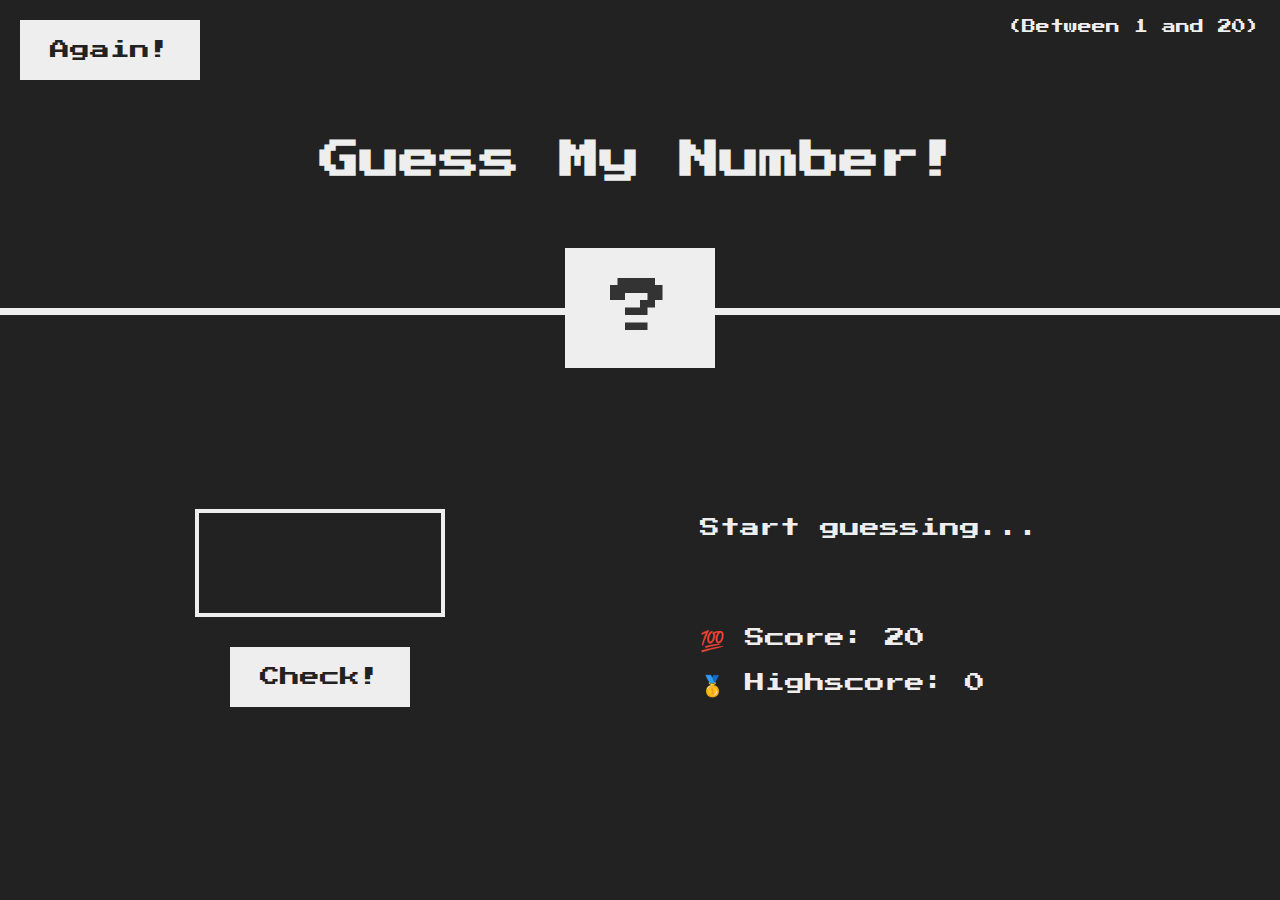
<file: index.html>
<!DOCTYPE html>
<html lang="en">
  <head>
    <meta charset="UTF-8" />
    <meta name="viewport" content="width=device-width, initial-scale=1.0" />
    <meta http-equiv="X-UA-Compatible" content="ie=edge" />
    <link rel="stylesheet" href="style.css" />
    <title>Guess My Number!</title>
  </head>
  <body>
    <header>
      <h1>Guess My Number!</h1>
      <p class="between">(Between 1 and 20)</p>
      <button class="btn again">Again!</button>
      <div class="number">?</div>
    </header>
    <main>
      <section class="left">
        <input type="number" class="guess" />
        <button class="btn check">Check!</button>
      </section>
      <section class="right">
        <p class="message">Start guessing...</p>
        <p class="label-score">💯 Score: <span class="score">20</span></p>
        <p class="label-highscore">
          🥇 Highscore: <span class="highscore">0</span>
        </p>
      </section>
    </main>
    <script src="script.js"></script>
  </body>
</html>
</file>
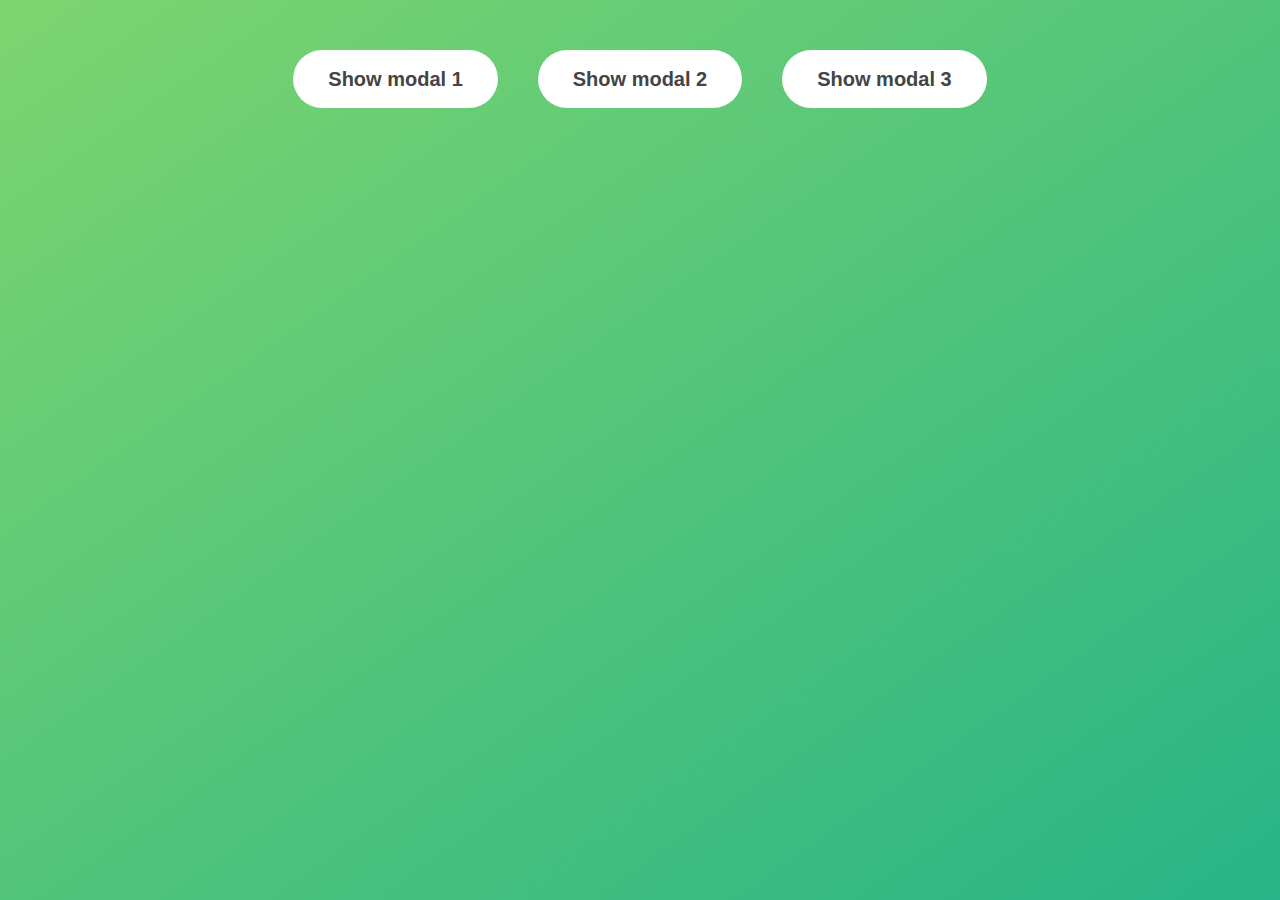
<file: 3, Modal Page created/index.html>
<!DOCTYPE html>
<html lang="en">
  <head>
    <meta charset="UTF-8" />
    <meta name="viewport" content="width=device-width, initial-scale=1.0" />
    <meta http-equiv="X-UA-Compatible" content="ie=edge" />
    <link rel="stylesheet" href="style.css" />
    <title>Modal window</title>
  </head>
  <body>
    <button class="show-modal">Show modal 1</button>
    <button class="show-modal">Show modal 2</button>
    <button class="show-modal">Show modal 3</button>

    <div class="modal hidden">
      <button class="close-modal">&times;</button>
      <h1>I'm a modal window 😍</h1>
      <p>
        Lorem ipsum dolor sit amet, consectetur adipisicing elit, sed do eiusmod
        tempor incididunt ut labore et dolore magna aliqua. Ut enim ad minim
        veniam, quis nostrud exercitation ullamco laboris nisi ut aliquip ex ea
        commodo consequat. Duis aute irure dolor in reprehenderit in voluptate
        velit esse cillum dolore eu fugiat nulla pariatur. Excepteur sint
        occaecat cupidatat non proident, sunt in culpa qui officia deserunt
        mollit anim id est laborum.
      </p>
    </div>
    <div class="overlay hidden"></div>

    <script src="script.js"></script>
  </body>
</html>
</file>
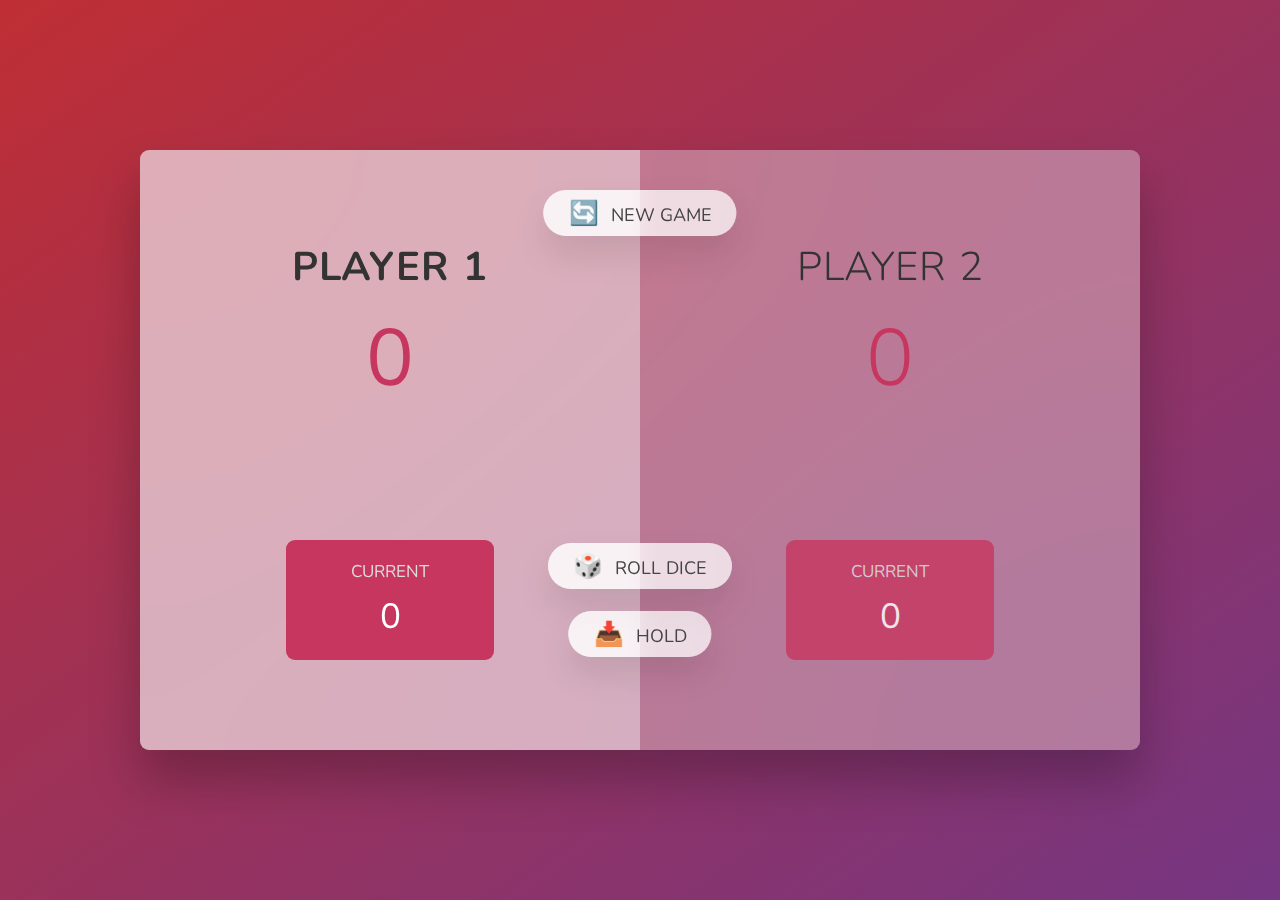
<file: 4. Pig Game/index.html>
<!DOCTYPE html>
<html lang="en">
  <head>
    <meta charset="UTF-8" />
    <meta name="viewport" content="width=device-width, initial-scale=1.0" />
    <meta http-equiv="X-UA-Compatible" content="ie=edge" />
    <link rel="stylesheet" href="style.css" />
    <title>Pig Game</title>
  </head>
  <body>
    <main>
      <section class="player player--0 player--active">
        <h2 class="name" id="name--0">Player 1</h2>
        <p class="score" id="score--0">43</p>
        <div class="current">
          <p class="current-label">Current</p>
          <p class="current-score" id="current--0">0</p>
        </div>
      </section>
      <section class="player player--1">
        <h2 class="name" id="name--1">Player 2</h2>
        <p class="score" id="score--1">24</p>
        <div class="current">
          <p class="current-label">Current</p>
          <p class="current-score" id="current--1">0</p>
        </div>
      </section>

      <img src="dice-5.png" alt="Playing dice" class="dice" />
      <button class="btn btn--new">🔄 New game</button>
      <button class="btn btn--roll">🎲 Roll dice</button>
      <button class="btn btn--hold">📥 Hold</button>
    </main>
    <script type="module" src="script.js"></script>
  </body>
</html>
</file>
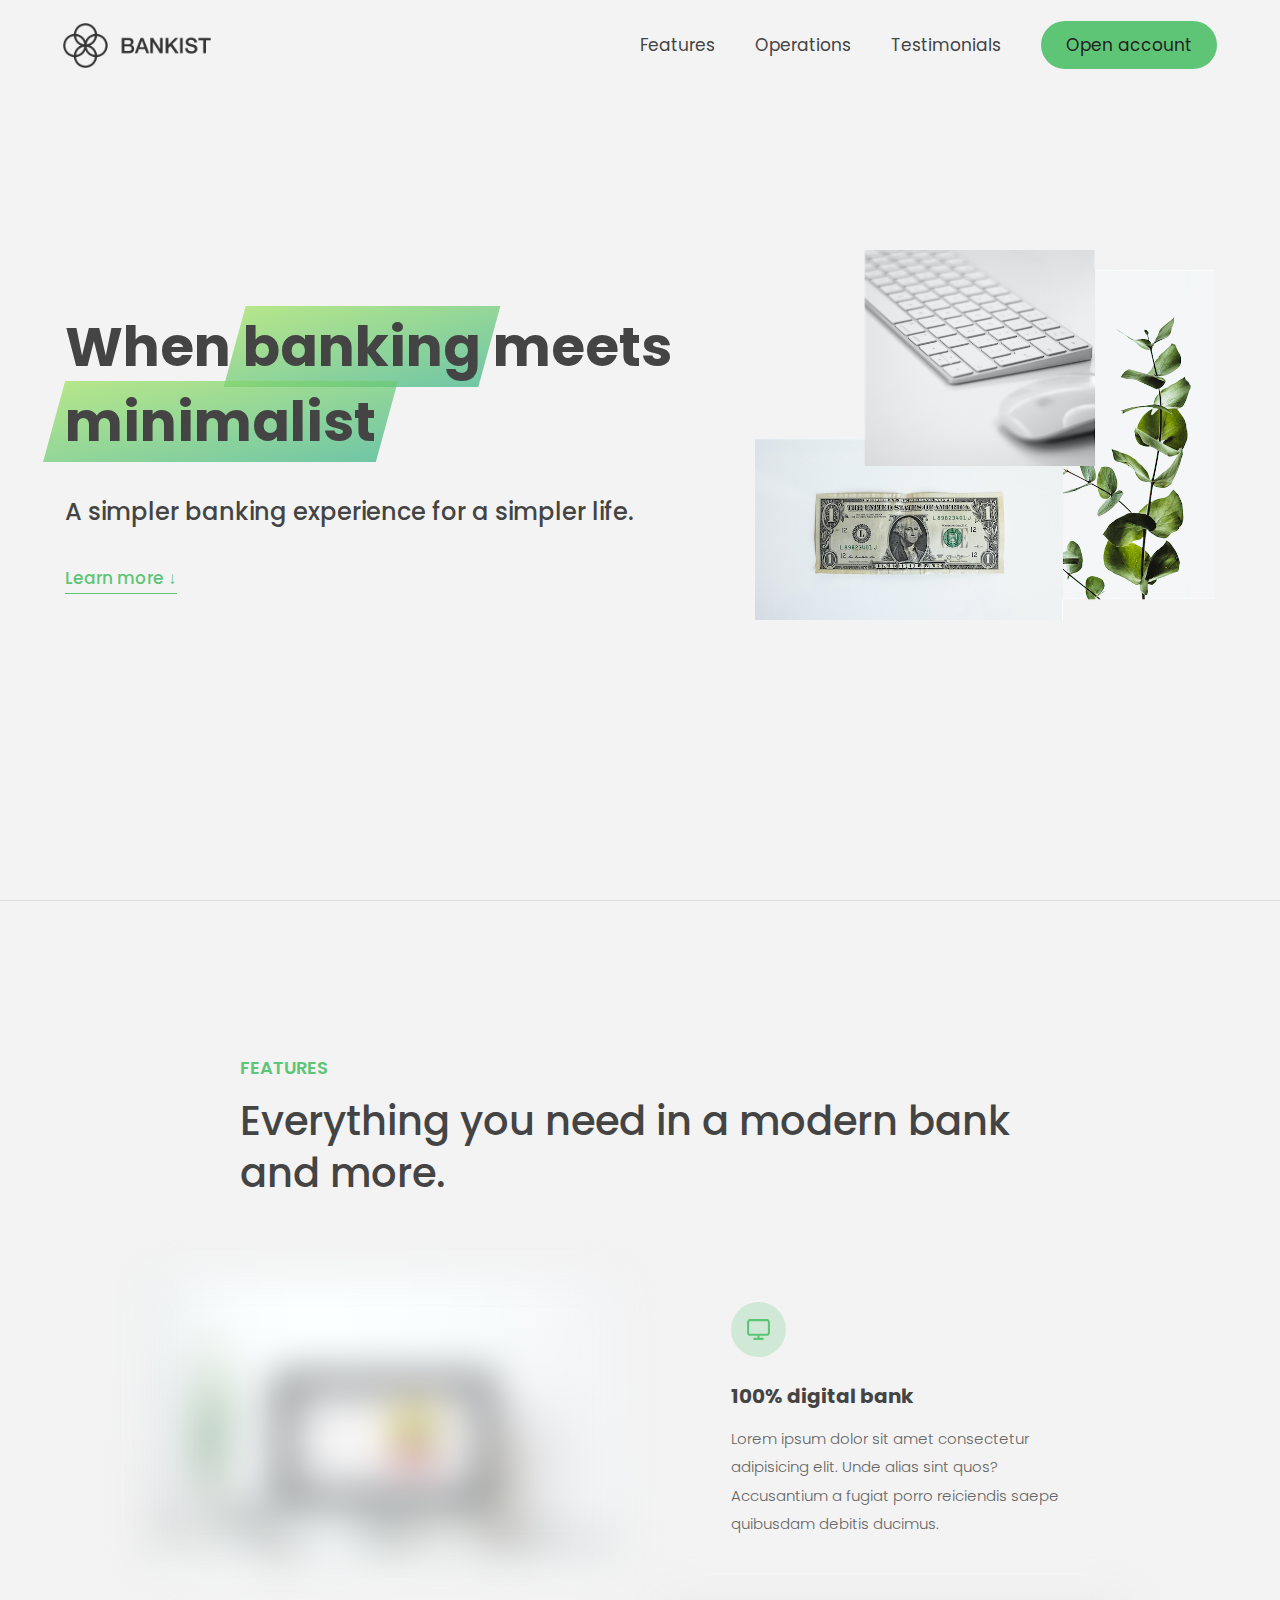
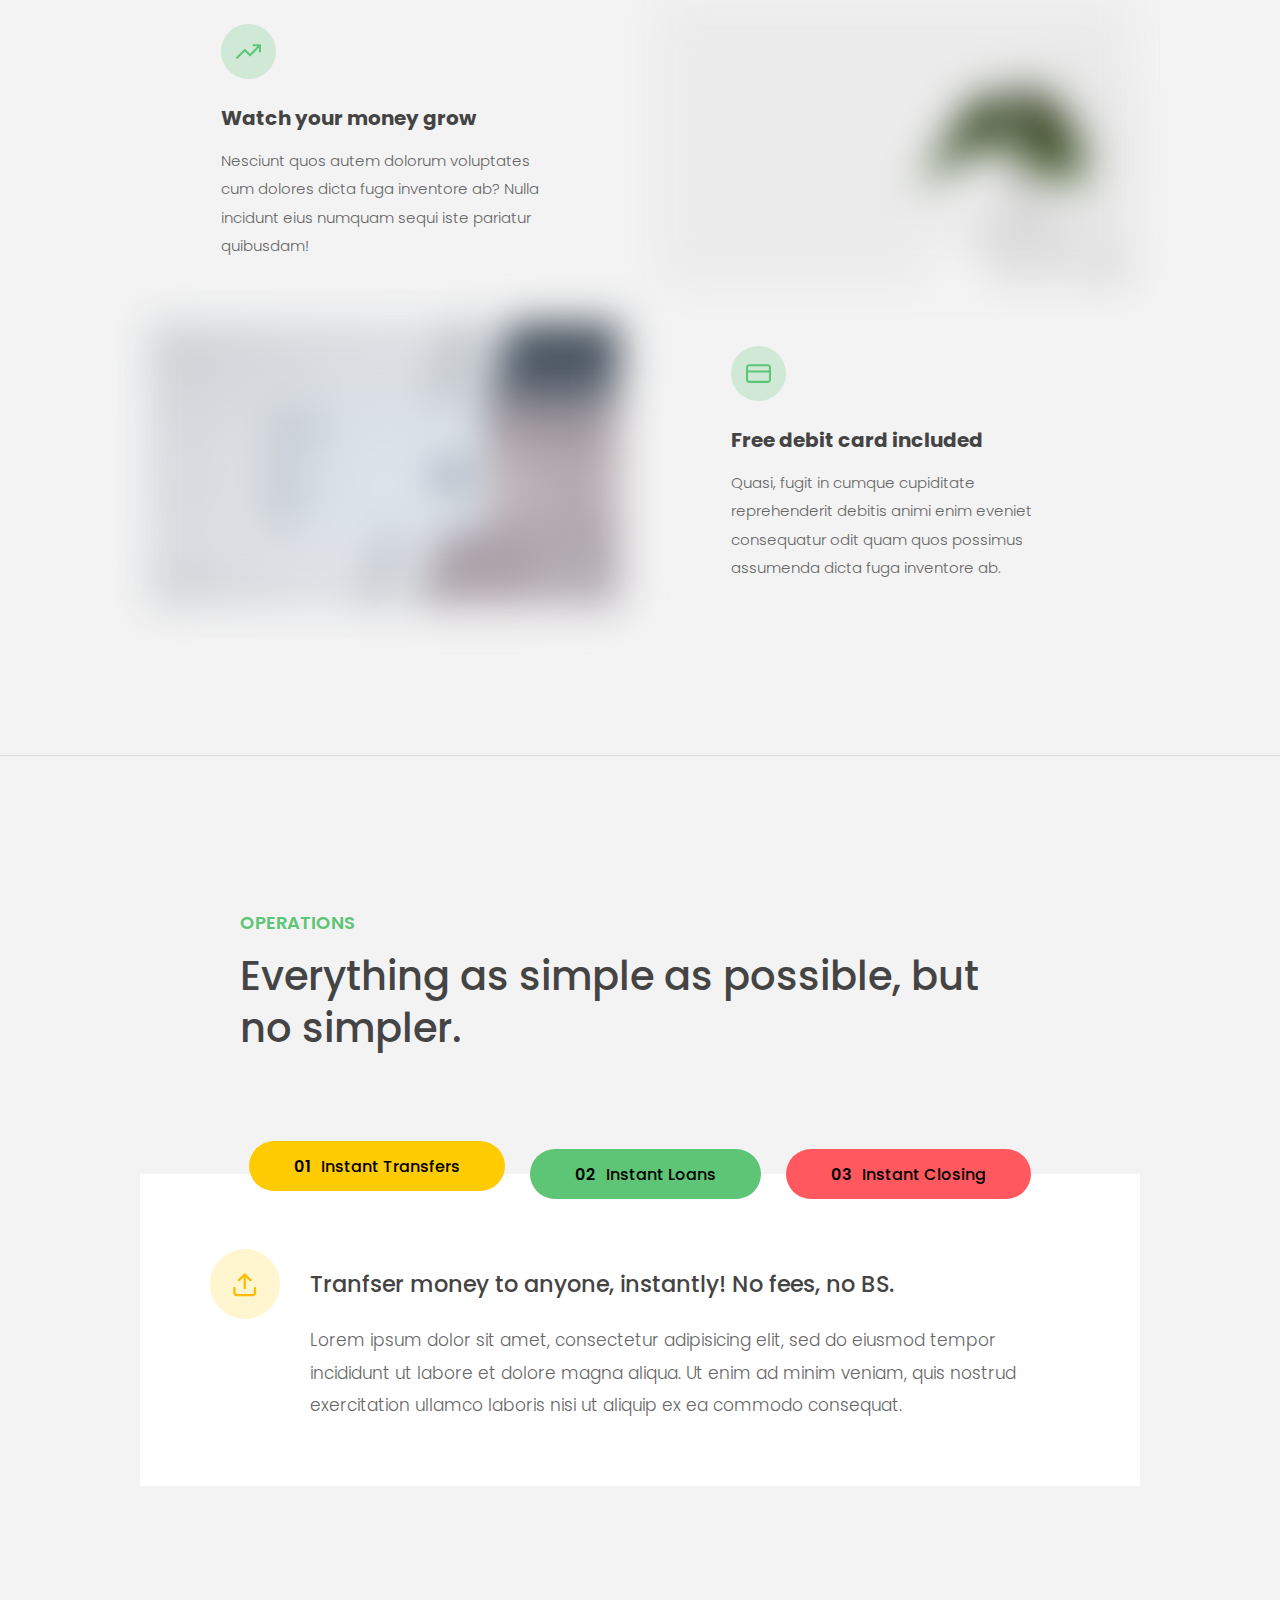
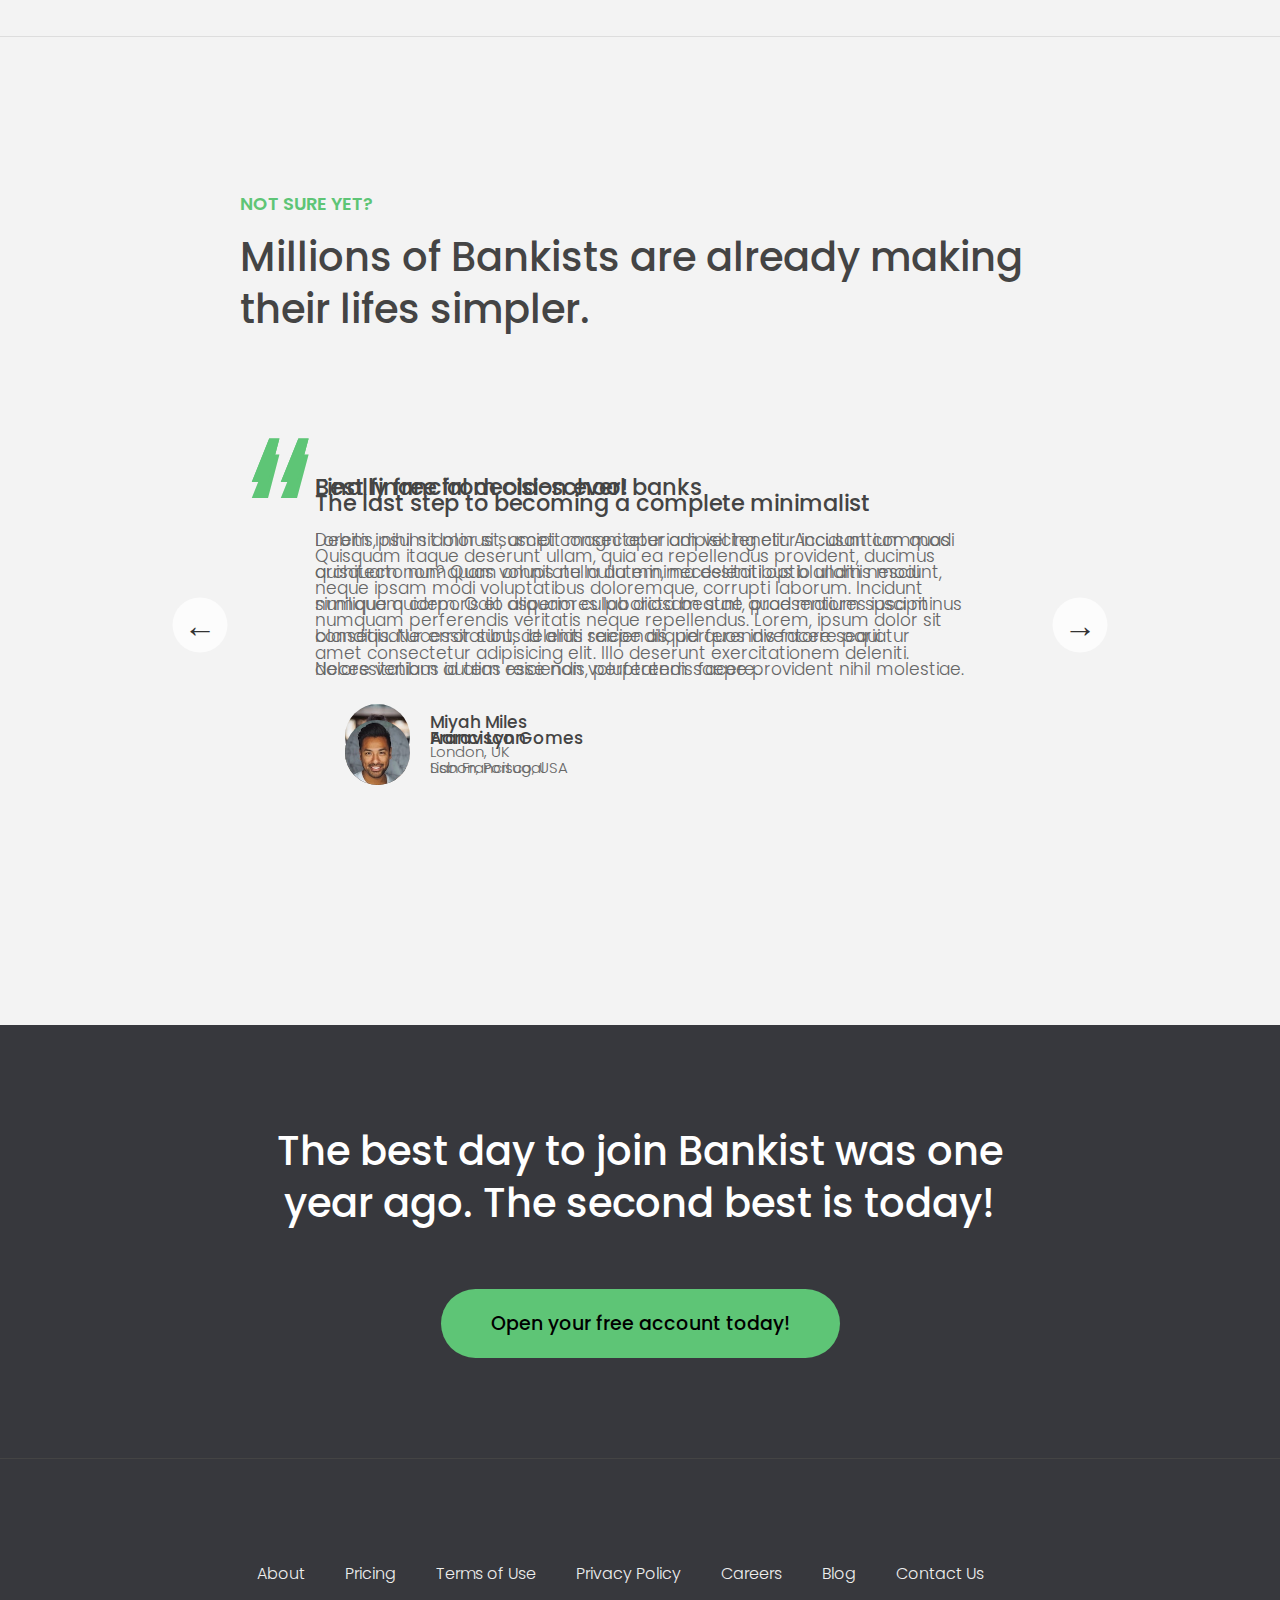
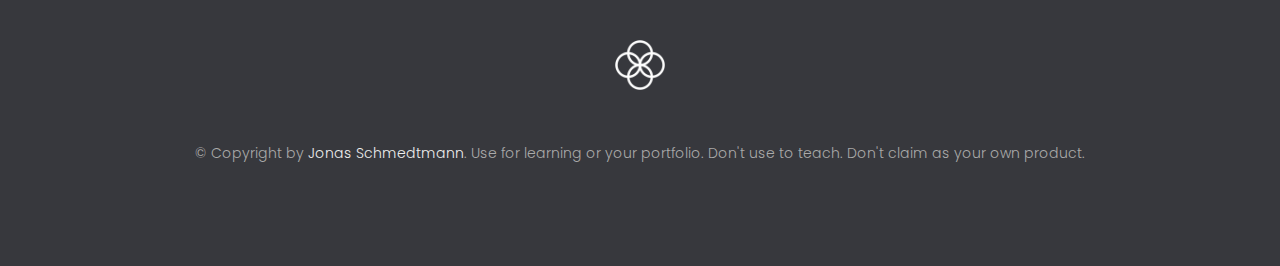
<file: 5. More-advanced-DOM/index.html>
<!DOCTYPE html>
<html lang="en">
  <head>
    <meta charset="UTF-8" />
    <meta name="viewport" content="width=device-width, initial-scale=1.0" />
    <meta http-equiv="X-UA-Compatible" content="ie=edge" />
    <link rel="shortcut icon" type="image/png" href="img/icon.png" />

    <link
      href="https://fonts.googleapis.com/css?family=Poppins:300,400,500,600&display=swap"
      rel="stylesheet"
    />
    <link rel="stylesheet" href="style.css" />
    <title>Bankist | When Banking meets Minimalist</title>
    <script defer src="Tutorial.js"></script>
    
  </head>
  <body>
    <header class="header">
      <nav class="nav">
        <img
          src="img/logo.png"
          alt="Bankist logo"
          class="nav__logo"
          id="logo"
          designer="mahyar"
          data-custom-value="3.0"
        />
        <ul class="nav__links">
          <li class="nav__item">
            <a class="nav__link" href="#section--1">Features</a>
          </li>
          <li class="nav__item">
            <a class="nav__link" href="#section--2">Operations</a>
          </li>
          <li class="nav__item">
            <a class="nav__link" href="#section--3">Testimonials</a>
          </li>
          <li class="nav__item">
            <a class="nav__link nav__link--btn btn--show-modal" href="#"
              >Open account</a
            >
          </li>
        </ul>
      </nav>

      <div class="header__title">
        <h1>
          When
          <!-- Green highlight effect -->
          <span class="highlight">banking</span>
          meets<br />
          <span class="highlight">minimalist</span>
        </h1>
        <h4>A simpler banking experience for a simpler life.</h4>
        <button class="btn--text btn--scroll-to">Learn more &DownArrow;</button>
        <img
          src="img/hero.png"
          class="header__img"
          alt="Minimalist bank items"
        />
      </div>
    </header>

    <section class="section" id="section--1">
      <div class="section__title">
        <h2 class="section__description">Features</h2>
        <h3 class="section__header">
          Everything you need in a modern bank and more.
        </h3>
      </div>

      <div class="features">
        <img
          src="img/digital-lazy.jpg"
          data-src="img/digital.jpg"
          alt="Computer"
          class="features__img lazy-img"
        />
        <div class="features__feature">
          <div class="features__icon">
            <svg>
              <use xlink:href="img/icons.svg#icon-monitor"></use>
            </svg>
          </div>
          <h5 class="features__header">100% digital bank</h5>
          <p>
            Lorem ipsum dolor sit amet consectetur adipisicing elit. Unde alias
            sint quos? Accusantium a fugiat porro reiciendis saepe quibusdam
            debitis ducimus.
          </p>
        </div>

        <div class="features__feature">
          <div class="features__icon">
            <svg>
              <use xlink:href="img/icons.svg#icon-trending-up"></use>
            </svg>
          </div>
          <h5 class="features__header">Watch your money grow</h5>
          <p>
            Nesciunt quos autem dolorum voluptates cum dolores dicta fuga
            inventore ab? Nulla incidunt eius numquam sequi iste pariatur
            quibusdam!
          </p>
        </div>
        <img
          src="img/grow-lazy.jpg"
          data-src="img/grow.jpg"
          alt="Plant"
          class="features__img lazy-img"
        />

        <img
          src="img/card-lazy.jpg"
          data-src="img/card.jpg"
          alt="Credit card"
          class="features__img lazy-img"
        />
        <div class="features__feature">
          <div class="features__icon">
            <svg>
              <use xlink:href="img/icons.svg#icon-credit-card"></use>
            </svg>
          </div>
          <h5 class="features__header">Free debit card included</h5>
          <p>
            Quasi, fugit in cumque cupiditate reprehenderit debitis animi enim
            eveniet consequatur odit quam quos possimus assumenda dicta fuga
            inventore ab.
          </p>
        </div>
      </div>
    </section>

    <section class="section" id="section--2">
      <div class="section__title">
        <h2 class="section__description">Operations</h2>
        <h3 class="section__header">
          Everything as simple as possible, but no simpler.
        </h3>
      </div>

      <div class="operations">
        <div class="operations__tab-container">
          <button
            class="btn operations__tab operations__tab--1 operations__tab--active"
            data-tab="1"
          >
            <span>01</span>Instant Transfers
          </button>
          <button class="btn operations__tab operations__tab--2" data-tab="2">
            <span>02</span>Instant Loans
          </button>
          <button class="btn operations__tab operations__tab--3" data-tab="3">
            <span>03</span>Instant Closing
          </button>
        </div>
        <div
          class="operations__content operations__content--1 operations__content--active"
        >
          <div class="operations__icon operations__icon--1">
            <svg>
              <use xlink:href="img/icons.svg#icon-upload"></use>
            </svg>
          </div>
          <h5 class="operations__header">
            Tranfser money to anyone, instantly! No fees, no BS.
          </h5>
          <p>
            Lorem ipsum dolor sit amet, consectetur adipisicing elit, sed do
            eiusmod tempor incididunt ut labore et dolore magna aliqua. Ut enim
            ad minim veniam, quis nostrud exercitation ullamco laboris nisi ut
            aliquip ex ea commodo consequat.
          </p>
        </div>

        <div class="operations__content operations__content--2">
          <div class="operations__icon operations__icon--2">
            <svg>
              <use xlink:href="img/icons.svg#icon-home"></use>
            </svg>
          </div>
          <h5 class="operations__header">
            Buy a home or make your dreams come true, with instant loans.
          </h5>
          <p>
            Duis aute irure dolor in reprehenderit in voluptate velit esse
            cillum dolore eu fugiat nulla pariatur. Excepteur sint occaecat
            cupidatat non proident, sunt in culpa qui officia deserunt mollit
            anim id est laborum.
          </p>
        </div>
        <div class="operations__content operations__content--3">
          <div class="operations__icon operations__icon--3">
            <svg>
              <use xlink:href="img/icons.svg#icon-user-x"></use>
            </svg>
          </div>
          <h5 class="operations__header">
            No longer need your account? No problem! Close it instantly.
          </h5>
          <p>
            Excepteur sint occaecat cupidatat non proident, sunt in culpa qui
            officia deserunt mollit anim id est laborum. Ut enim ad minim
            veniam, quis nostrud exercitation ullamco laboris nisi ut aliquip ex
            ea commodo consequat.
          </p>
        </div>
      </div>
    </section>

    <section class="section" id="section--3">
      <div class="section__title section__title--testimonials">
        <h2 class="section__description">Not sure yet?</h2>
        <h3 class="section__header">
          Millions of Bankists are already making their lifes simpler.
        </h3>
      </div>

      <div class="slider">
        <div class="slide slide--1">
          <div class="testimonial">
            <h5 class="testimonial__header">Best financial decision ever!</h5>
            <blockquote class="testimonial__text">
              Lorem ipsum dolor sit, amet consectetur adipisicing elit.
              Accusantium quas quisquam non? Quas voluptate nulla minima
              deleniti optio ullam nesciunt, numquam corporis et asperiores
              laboriosam sunt, praesentium suscipit blanditiis. Necessitatibus
              id alias reiciendis, perferendis facere pariatur dolore veniam
              autem esse non voluptatem saepe provident nihil molestiae.
            </blockquote>
            <address class="testimonial__author">
              <img src="img/user-1.jpg" alt="" class="testimonial__photo" />
              <h6 class="testimonial__name">Aarav Lynn</h6>
              <p class="testimonial__location">San Francisco, USA</p>
            </address>
          </div>
        </div>

        <div class="slide slide--2">
          <div class="testimonial">
            <h5 class="testimonial__header">
              The last step to becoming a complete minimalist
            </h5>
            <blockquote class="testimonial__text">
              Quisquam itaque deserunt ullam, quia ea repellendus provident,
              ducimus neque ipsam modi voluptatibus doloremque, corrupti
              laborum. Incidunt numquam perferendis veritatis neque repellendus.
              Lorem, ipsum dolor sit amet consectetur adipisicing elit. Illo
              deserunt exercitationem deleniti.
            </blockquote>
            <address class="testimonial__author">
              <img src="img/user-2.jpg" alt="" class="testimonial__photo" />
              <h6 class="testimonial__name">Miyah Miles</h6>
              <p class="testimonial__location">London, UK</p>
            </address>
          </div>
        </div>

        <div class="slide slide--3">
          <div class="testimonial">
            <h5 class="testimonial__header">
              Finally free from old-school banks
            </h5>
            <blockquote class="testimonial__text">
              Debitis, nihil sit minus suscipit magni aperiam vel tenetur
              incidunt commodi architecto numquam omnis nulla autem,
              necessitatibus blanditiis modi similique quidem. Odio aliquam
              culpa dicta beatae quod maiores ipsa minus consequatur error sunt,
              deleniti saepe aliquid quos inventore sequi. Necessitatibus id
              alias reiciendis, perferendis facere.
            </blockquote>
            <address class="testimonial__author">
              <img src="img/user-3.jpg" alt="" class="testimonial__photo" />
              <h6 class="testimonial__name">Francisco Gomes</h6>
              <p class="testimonial__location">Lisbon, Portugal</p>
            </address>
          </div>
        </div>

        <!-- <div class="slide"><img src="img/img-1.jpg" alt="Photo 1" /></div>
        <div class="slide"><img src="img/img-2.jpg" alt="Photo 2" /></div>
        <div class="slide"><img src="img/img-3.jpg" alt="Photo 3" /></div>
        <div class="slide"><img src="img/img-4.jpg" alt="Photo 4" /></div> -->
        <button class="slider__btn slider__btn--left">&larr;</button>
        <button class="slider__btn slider__btn--right">&rarr;</button>
        <div class="dots"></div>
      </div>
    </section>

    <section class="section section--sign-up">
      <div class="section__title">
        <h3 class="section__header">
          The best day to join Bankist was one year ago. The second best is
          today!
        </h3>
      </div>
      <button class="btn btn--show-modal">Open your free account today!</button>
    </section>

    <footer class="footer">
      <ul class="footer__nav">
        <li class="footer__item">
          <a class="footer__link" href="#">About</a>
        </li>
        <li class="footer__item">
          <a class="footer__link" href="#">Pricing</a>
        </li>
        <li class="footer__item">
          <a class="footer__link" href="#">Terms of Use</a>
        </li>
        <li class="footer__item">
          <a class="footer__link" href="#">Privacy Policy</a>
        </li>
        <li class="footer__item">
          <a class="footer__link" href="#">Careers</a>
        </li>
        <li class="footer__item">
          <a class="footer__link" href="#">Blog</a>
        </li>
        <li class="footer__item">
          <a class="footer__link" href="#">Contact Us</a>
        </li>
      </ul>
      <img src="img/icon.png" alt="Logo" class="footer__logo" />
      <p class="footer__copyright">
        &copy; Copyright by
        <a
          class="footer__link twitter-link"
          target="_blank"
          href="https://twitter.com/jonasschmedtman"
          >Jonas Schmedtmann</a
        >. Use for learning or your portfolio. Don't use to teach. Don't claim
        as your own product.
      </p>
    </footer>

    <div class="modal hidden">
      <button class="btn--close-modal">&times;</button>
      <h2 class="modal__header">
        Open your bank account <br />
        in just <span class="highlight">5 minutes</span>
      </h2>
      <form class="modal__form">
        <label>First Name</label>
        <input type="text" />
        <label>Last Name</label>
        <input type="text" />
        <label>Email Address</label>
        <input type="email" />
        <button class="btn">Next step &rarr;</button>
      </form>
    </div>
    <div class="overlay hidden"></div>

    <!-- <script src="Tutorial.js"></script> -->
  </body>
</html>
</file>
<file: style.css>
@import url('https://fonts.googleapis.com/css?family=Press+Start+2P&display=swap');

* {
  margin: 0;
  padding: 0;
  box-sizing: inherit;
}

html {
  font-size: 62.5%;
  box-sizing: border-box;
}

body {
  font-family: 'Press Start 2P', sans-serif;
  color: #eee;
  background-color: #222;
  /* background-color: #60b347; */
}

/* LAYOUT */
header {
  position: relative;
  height: 35vh;
  border-bottom: 7px solid #eee;
}

main {
  height: 65vh;
  color: #eee;
  display: flex;
  align-items: center;
  justify-content: space-around;
}

.left {
  width: 52rem;
  display: flex;
  flex-direction: column;
  align-items: center;
}

.right {
  width: 52rem;
  font-size: 2rem;
}

/* ELEMENTS STYLE */
h1 {
  font-size: 4rem;
  text-align: center;
  position: absolute;
  width: 100%;
  top: 52%;
  left: 50%;
  transform: translate(-50%, -50%);
}

.number {
  background: #eee;
  color: #333;
  font-size: 6rem;
  width: 15rem;
  padding: 3rem 0rem;
  text-align: center;
  position: absolute;
  bottom: 0;
  left: 50%;
  transform: translate(-50%, 50%);
}

.between {
  font-size: 1.4rem;
  position: absolute;
  top: 2rem;
  right: 2rem;
}

.again {
  position: absolute;
  top: 2rem;
  left: 2rem;
}

.guess {
  background: none;
  border: 4px solid #eee;
  font-family: inherit;
  color: inherit;
  font-size: 5rem;
  padding: 2.5rem;
  width: 25rem;
  text-align: center;
  display: block;
  margin-bottom: 3rem;
}

.btn {
  border: none;
  background-color: #eee;
  color: #222;
  font-size: 2rem;
  font-family: inherit;
  padding: 2rem 3rem;
  cursor: pointer;
}

.btn:hover {
  background-color: #ccc;
}

.message {
  margin-bottom: 8rem;
  height: 3rem;
}

.label-score {
  margin-bottom: 2rem;
}
</file>
<file: 3, Modal Page created/style.css>
* {
  margin: 0;
  padding: 0;
  box-sizing: inherit;
}

html {
  font-size: 62.5%;
  box-sizing: border-box;
}

body {
  font-family: sans-serif;
  color: #333;
  line-height: 1.5;
  height: 100vh;
  position: relative;
  display: flex;
  align-items: flex-start;
  justify-content: center;
  background: linear-gradient(to top left, #28b487, #7dd56f);
}

.show-modal {
  font-size: 2rem;
  font-weight: 600;
  padding: 1.75rem 3.5rem;
  margin: 5rem 2rem;
  border: none;
  background-color: #fff;
  color: #444;
  border-radius: 10rem;
  cursor: pointer;
}

.close-modal {
  position: absolute;
  top: 1.2rem;
  right: 2rem;
  font-size: 5rem;
  color: #333;
  cursor: pointer;
  border: none;
  background: none;
}

h1 {
  font-size: 2.5rem;
  margin-bottom: 2rem;
}

p {
  font-size: 1.8rem;
}

/* -------------------------- */
/* CLASSES TO MAKE MODAL WORK */
.hidden {
  display: none;
}

.modal {
  position: absolute;
  top: 50%;
  left: 50%;
  transform: translate(-50%, -50%);
  width: 70%;

  background-color: white;
  padding: 6rem;
  border-radius: 5px;
  box-shadow: 0 3rem 5rem rgba(0, 0, 0, 0.3);
  z-index: 10;
}

.overlay {
  position: absolute;
  top: 0;
  left: 0;
  width: 100%;
  height: 100%;
  background-color: rgba(0, 0, 0, 0.6);
  backdrop-filter: blur(3px);
  z-index: 5;
}
</file>
<file: 4. Pig Game/style.css>
@import url('https://fonts.googleapis.com/css2?family=Nunito&display=swap');

* {
  margin: 0;
  padding: 0;
  box-sizing: inherit;
}

html {
  font-size: 62.5%;
  box-sizing: border-box;
}

body {
  font-family: 'Nunito', sans-serif;
  font-weight: 400;
  height: 100vh;
  color: #333;
  background-image: linear-gradient(to top left, #753682 0%, #bf2e34 100%);
  display: flex;
  align-items: center;
  justify-content: center;
}

/* LAYOUT */
main {
  position: relative;
  width: 100rem;
  height: 60rem;
  background-color: rgba(255, 255, 255, 0.35);
  backdrop-filter: blur(200px);
  filter: blur();
  box-shadow: 0 3rem 5rem rgba(0, 0, 0, 0.25);
  border-radius: 9px;
  overflow: hidden;
  display: flex;
}

.player {
  flex: 50%;
  padding: 9rem;
  display: flex;
  flex-direction: column;
  align-items: center;
  transition: all 0.75s;
}

/* ELEMENTS */
.name {
  position: relative;
  font-size: 4rem;
  text-transform: uppercase;
  letter-spacing: 1px;
  word-spacing: 2px;
  font-weight: 300;
  margin-bottom: 1rem;
}

.score {
  font-size: 8rem;
  font-weight: 300;
  color: #c7365f;
  margin-bottom: auto;
}

.player--active {
  background-color: rgba(255, 255, 255, 0.4);
}
.player--active .name {
  font-weight: 700;
}
.player--active .score {
  font-weight: 400;
}

.player--active .current {
  opacity: 1;
}

.current {
  background-color: #c7365f;
  opacity: 0.8;
  border-radius: 9px;
  color: #fff;
  width: 65%;
  padding: 2rem;
  text-align: center;
  transition: all 0.75s;
}

.current-label {
  text-transform: uppercase;
  margin-bottom: 1rem;
  font-size: 1.7rem;
  color: #ddd;
}

.current-score {
  font-size: 3.5rem;
}

/* ABSOLUTE POSITIONED ELEMENTS */
.btn {
  position: absolute;
  left: 50%;
  transform: translateX(-50%);
  color: #444;
  background: none;
  border: none;
  font-family: inherit;
  font-size: 1.8rem;
  text-transform: uppercase;
  cursor: pointer;
  font-weight: 400;
  transition: all 0.2s;

  background-color: white;
  background-color: rgba(255, 255, 255, 0.6);
  backdrop-filter: blur(10px);

  padding: 0.7rem 2.5rem;
  border-radius: 50rem;
  box-shadow: 0 1.75rem 3.5rem rgba(0, 0, 0, 0.1);
}

.btn::first-letter {
  font-size: 2.4rem;
  display: inline-block;
  margin-right: 0.7rem;
}

.btn--new {
  top: 4rem;
}
.btn--roll {
  top: 39.3rem;
}
.btn--hold {
  top: 46.1rem;
}

.btn:active {
  transform: translate(-50%, 3px);
  box-shadow: 0 1rem 2rem rgba(0, 0, 0, 0.15);
}

.btn:focus {
  outline: none;
}

.dice {
  position: absolute;
  left: 50%;
  top: 16.5rem;
  transform: translateX(-50%);
  height: 10rem;
  box-shadow: 0 2rem 5rem rgba(0, 0, 0, 0.2);
}

.player--winner {
  background-color: #2f2f2f;
}

.player--winner .name {
  font-weight: 700;
  color: #c7365f;
}

.hidden {
  display: none
}
</file>
<file: 5. More-advanced-DOM/style.css>
/* The page is NOT responsive. You can implement responsiveness yourself if you wanna have some fun 😃 */

:root {
  --color-primary: #5ec576;
  --color-secondary: #ffcb03;
  --color-tertiary: #ff585f;
  --color-primary-darker: #4bbb7d;
  --color-secondary-darker: #ffbb00;
  --color-tertiary-darker: #fd424b;
  --color-primary-opacity: #5ec5763a;
  --color-secondary-opacity: #ffcd0331;
  --color-tertiary-opacity: #ff58602d;
  --gradient-primary: linear-gradient(to top left, #39b385, #9be15d);
  --gradient-secondary: linear-gradient(to top left, #ffb003, #ffcb03);
}

* {
  margin: 0;
  padding: 0;
  box-sizing: inherit;
}

html {
  font-size: 62.5%;
  box-sizing: border-box;
}

body {
  font-family: 'Poppins', sans-serif;
  font-weight: 300;
  color: #444;
  line-height: 1.9;
  background-color: #f3f3f3;
}

/* GENERAL ELEMENTS */
.section {
  padding: 15rem 3rem;
  border-top: 1px solid #ddd;

  transition: transform 1s, opacity 1s;
}

.section--hidden {
  opacity: 0;
  transform: translateY(8rem);
}

.section__title {
  max-width: 80rem;
  margin: 0 auto 8rem auto;
}

.section__description {
  font-size: 1.8rem;
  font-weight: 600;
  text-transform: uppercase;
  color: var(--color-primary);
  margin-bottom: 1rem;
}

.section__header {
  font-size: 4rem;
  line-height: 1.3;
  font-weight: 500;
}

.btn {
  display: inline-block;
  background-color: var(--color-primary);
  font-size: 1.6rem;
  font-family: inherit;
  font-weight: 500;
  border: none;
  padding: 1.25rem 4.5rem;
  border-radius: 10rem;
  cursor: pointer;
  transition: all 0.3s;
}

.btn:hover {
  background-color: var(--color-primary-darker);
}

.btn--text {
  display: inline-block;
  background: none;
  font-size: 1.7rem;
  font-family: inherit;
  font-weight: 500;
  color: var(--color-primary);
  border: none;
  border-bottom: 1px solid currentColor;
  padding-bottom: 2px;
  cursor: pointer;
  transition: all 0.3s;
}

p {
  color: #666;
}

/* This is BAD for accessibility! Don't do in the real world! */
button:focus {
  outline: none;
}

img {
  transition: filter 0.5s;
}

.lazy-img {
  filter: blur(20px);
}

/* NAVIGATION */
.nav {
  display: flex;
  justify-content: space-between;
  align-items: center;
  height: 9rem;
  width: 100%;
  padding: 0 6rem;
  z-index: 100;
  width: 104.5%
}

/* nav and stickly class at the same time */
.nav.sticky {
  position: fixed;
  background-color: rgba(255, 255, 255, 0.95);
}

.nav__logo {
  height: 4.5rem;
  transition: all 0.3s;
}

.nav__links {
  display: flex;
  align-items: center;
  list-style: none;
}

.nav__item {
  margin-left: 4rem;
}

.nav__link:link,
.nav__link:visited {
  font-size: 1.7rem;
  font-weight: 400;
  color: inherit;
  text-decoration: none;
  display: block;
  transition: all 0.3s;
}

.nav__link--btn:link,
.nav__link--btn:visited {
  padding: 0.8rem 2.5rem;
  border-radius: 3rem;
  background-color: var(--color-primary);
  color: #222;
}

.nav__link--btn:hover,
.nav__link--btn:active {
  color: inherit;
  background-color: var(--color-primary-darker);
  color: #333;
}

/* HEADER */
.header {
  padding: 0 3rem;
  height: 100vh;
  display: flex;
  flex-direction: column;
  align-items: center;
}

.header__title {
  flex: 1;

  max-width: 115rem;
  display: grid;
  grid-template-columns: 3fr 2fr;
  row-gap: 3rem;
  align-content: center;
  justify-content: center;

  align-items: start;
  justify-items: start;
}

h1 {
  font-size: 5.5rem;
  line-height: 1.35;
}

h4 {
  font-size: 2.4rem;
  font-weight: 500;
}

.header__img {
  width: 100%;
  grid-column: 2 / 3;
  grid-row: 1 / span 4;
  transform: translateY(-6rem);
}

.highlight {
  position: relative;
}

.highlight::after {
  display: block;
  content: '';
  position: absolute;
  bottom: 0;
  left: 0;
  height: 100%;
  width: 100%;
  z-index: -1;
  opacity: 0.7;
  transform: scale(1.07, 1.05) skewX(-15deg);
  background-image: var(--gradient-primary);
}

/* FEATURES */
.features {
  display: grid;
  grid-template-columns: 1fr 1fr;
  gap: 4rem;
  margin: 0 12rem;
}

.features__img {
  width: 100%;
}

.features__feature {
  align-self: center;
  justify-self: center;
  width: 70%;
  font-size: 1.5rem;
}

.features__icon {
  display: flex;
  align-items: center;
  justify-content: center;
  background-color: var(--color-primary-opacity);
  height: 5.5rem;
  width: 5.5rem;
  border-radius: 50%;
  margin-bottom: 2rem;
}

.features__icon svg {
  height: 2.5rem;
  width: 2.5rem;
  fill: var(--color-primary);
}

.features__header {
  font-size: 2rem;
  margin-bottom: 1rem;
}

/* OPERATIONS */
.operations {
  max-width: 100rem;
  margin: 12rem auto 0 auto;

  background-color: #fff;
}

.operations__tab-container {
  display: flex;
  justify-content: center;
}

.operations__tab {
  margin-right: 2.5rem;
  transform: translateY(-50%);
}

.operations__tab span {
  margin-right: 1rem;
  font-weight: 600;
  display: inline-block;
}

.operations__tab--1 {
  background-color: var(--color-secondary);
}

.operations__tab--1:hover {
  background-color: var(--color-secondary-darker);
}

.operations__tab--3 {
  background-color: var(--color-tertiary);
  margin: 0;
}

.operations__tab--3:hover {
  background-color: var(--color-tertiary-darker);
}

.operations__tab--active {
  transform: translateY(-66%);
}

.operations__content {
  display: none;

  /* JUST PRESENTATIONAL */
  font-size: 1.7rem;
  padding: 2.5rem 7rem 6.5rem 7rem;
}

.operations__content--active {
  display: grid;
  grid-template-columns: 7rem 1fr;
  column-gap: 3rem;
  row-gap: 0.5rem;
}

.operations__header {
  font-size: 2.25rem;
  font-weight: 500;
  align-self: center;
}

.operations__icon {
  display: flex;
  align-items: center;
  justify-content: center;
  height: 7rem;
  width: 7rem;
  border-radius: 50%;
}

.operations__icon svg {
  height: 2.75rem;
  width: 2.75rem;
}

.operations__content p {
  grid-column: 2;
}

.operations__icon--1 {
  background-color: var(--color-secondary-opacity);
}
.operations__icon--2 {
  background-color: var(--color-primary-opacity);
}
.operations__icon--3 {
  background-color: var(--color-tertiary-opacity);
}
.operations__icon--1 svg {
  fill: var(--color-secondary-darker);
}
.operations__icon--2 svg {
  fill: var(--color-primary);
}
.operations__icon--3 svg {
  fill: var(--color-tertiary);
}

/* SLIDER */
.slider {
  max-width: 100rem;
  height: 50rem;
  margin: 0 auto;
  position: relative;

  /* IN THE END */
  overflow: hidden;
}

.slide {
  position: absolute;
  top: 0;
  width: 100%;
  height: 50rem;

  display: flex;
  align-items: center;
  justify-content: center;

  /* THIS creates the animation! */
  transition: transform 1s;
}

.slide > img {
  /* Only for images that have different size than slide */
  width: 100%;
  height: 100%;
  object-fit: cover;
}

.slider__btn {
  position: absolute;
  top: 50%;
  z-index: 10;

  border: none;
  background: rgba(255, 255, 255, 0.7);
  font-family: inherit;
  color: #333;
  border-radius: 50%;
  height: 5.5rem;
  width: 5.5rem;
  font-size: 3.25rem;
  cursor: pointer;
}

.slider__btn--left {
  left: 6%;
  transform: translate(-50%, -50%);
}

.slider__btn--right {
  right: 6%;
  transform: translate(50%, -50%);
}

.dots {
  position: absolute;
  bottom: 5%;
  left: 50%;
  transform: translateX(-50%);
  display: flex;
}

.dots__dot {
  border: none;
  background-color: #b9b9b9;
  opacity: 0.7;
  height: 1rem;
  width: 1rem;
  border-radius: 50%;
  margin-right: 1.75rem;
  cursor: pointer;
  transition: all 0.5s;

  /* Only necessary when overlying images */
  /* box-shadow: 0 0.6rem 1.5rem rgba(0, 0, 0, 0.7); */
}

.dots__dot:last-child {
  margin: 0;
}

.dots__dot--active {
  /* background-color: #fff; */
  background-color: #686868;
  opacity: 1;
}

/* TESTIMONIALS */
.testimonial {
  width: 65%;
  position: relative;
}

.testimonial::before {
  content: '\201C';
  position: absolute;
  top: -5.7rem;
  left: -6.8rem;
  line-height: 1;
  font-size: 20rem;
  font-family: inherit;
  color: var(--color-primary);
  z-index: -1;
}

.testimonial__header {
  font-size: 2.25rem;
  font-weight: 500;
  margin-bottom: 1.5rem;
}

.testimonial__text {
  font-size: 1.7rem;
  margin-bottom: 3.5rem;
  color: #666;
}

.testimonial__author {
  margin-left: 3rem;
  font-style: normal;

  display: grid;
  grid-template-columns: 6.5rem 1fr;
  column-gap: 2rem;
}

.testimonial__photo {
  grid-row: 1 / span 2;
  width: 6.5rem;
  border-radius: 50%;
}

.testimonial__name {
  font-size: 1.7rem;
  font-weight: 500;
  align-self: end;
  margin: 0;
}

.testimonial__location {
  font-size: 1.5rem;
}

.section__title--testimonials {
  margin-bottom: 4rem;
}

/* SIGNUP */
.section--sign-up {
  background-color: #37383d;
  border-top: none;
  border-bottom: 1px solid #444;
  text-align: center;
  padding: 10rem 3rem;
}

.section--sign-up .section__header {
  color: #fff;
  text-align: center;
}

.section--sign-up .section__title {
  margin-bottom: 6rem;
}

.section--sign-up .btn {
  font-size: 1.9rem;
  padding: 2rem 5rem;
}

/* FOOTER */
.footer {
  padding: 10rem 3rem;
  background-color: #37383d;
}

.footer__nav {
  list-style: none;
  display: flex;
  justify-content: center;
  margin-bottom: 5rem;
}

.footer__item {
  margin-right: 4rem;
}

.footer__link {
  font-size: 1.6rem;
  color: #eee;
  text-decoration: none;
}

.footer__logo {
  height: 5rem;
  display: block;
  margin: 0 auto;
  margin-bottom: 5rem;
}

.footer__copyright {
  font-size: 1.4rem;
  color: #aaa;
  text-align: center;
}

.footer__copyright .footer__link {
  font-size: 1.4rem;
}

/* MODAL WINDOW */
.modal {
  position: fixed;
  top: 50%;
  left: 50%;
  transform: translate(-50%, -50%);
  max-width: 60rem;
  background-color: #f3f3f3;
  padding: 5rem 6rem;
  box-shadow: 0 4rem 6rem rgba(0, 0, 0, 0.3);
  z-index: 1000;
  transition: all 0.5s;
}

.overlay {
  position: fixed;
  top: 0;
  left: 0;
  width: 100%;
  height: 100%;
  background-color: rgba(0, 0, 0, 0.5);
  backdrop-filter: blur(4px);
  z-index: 100;
  transition: all 0.5s;
}

.modal__header {
  font-size: 3.25rem;
  margin-bottom: 4.5rem;
  line-height: 1.5;
}

.modal__form {
  margin: 0 3rem;
  display: grid;
  grid-template-columns: 1fr 2fr;
  align-items: center;
  gap: 2.5rem;
}

.modal__form label {
  font-size: 1.7rem;
  font-weight: 500;
}

.modal__form input {
  font-size: 1.7rem;
  padding: 1rem 1.5rem;
  border: 1px solid #ddd;
  border-radius: 0.5rem;
}

.modal__form button {
  grid-column: 1 / span 2;
  justify-self: center;
  margin-top: 1rem;
}

.btn--close-modal {
  font-family: inherit;
  color: inherit;
  position: absolute;
  top: 0.5rem;
  right: 2rem;
  font-size: 4rem;
  cursor: pointer;
  border: none;
  background: none;
}

.hidden {
  visibility: hidden;
  opacity: 0;
}

/* COOKIE MESSAGE */
.cookie-message {
  display: flex;
  align-items: center;
  justify-content: space-evenly;
  width: 100%;
  background-color: white;
  color: #bbb;
  font-size: 1.5rem;
  font-weight: 400;
}
</file>
